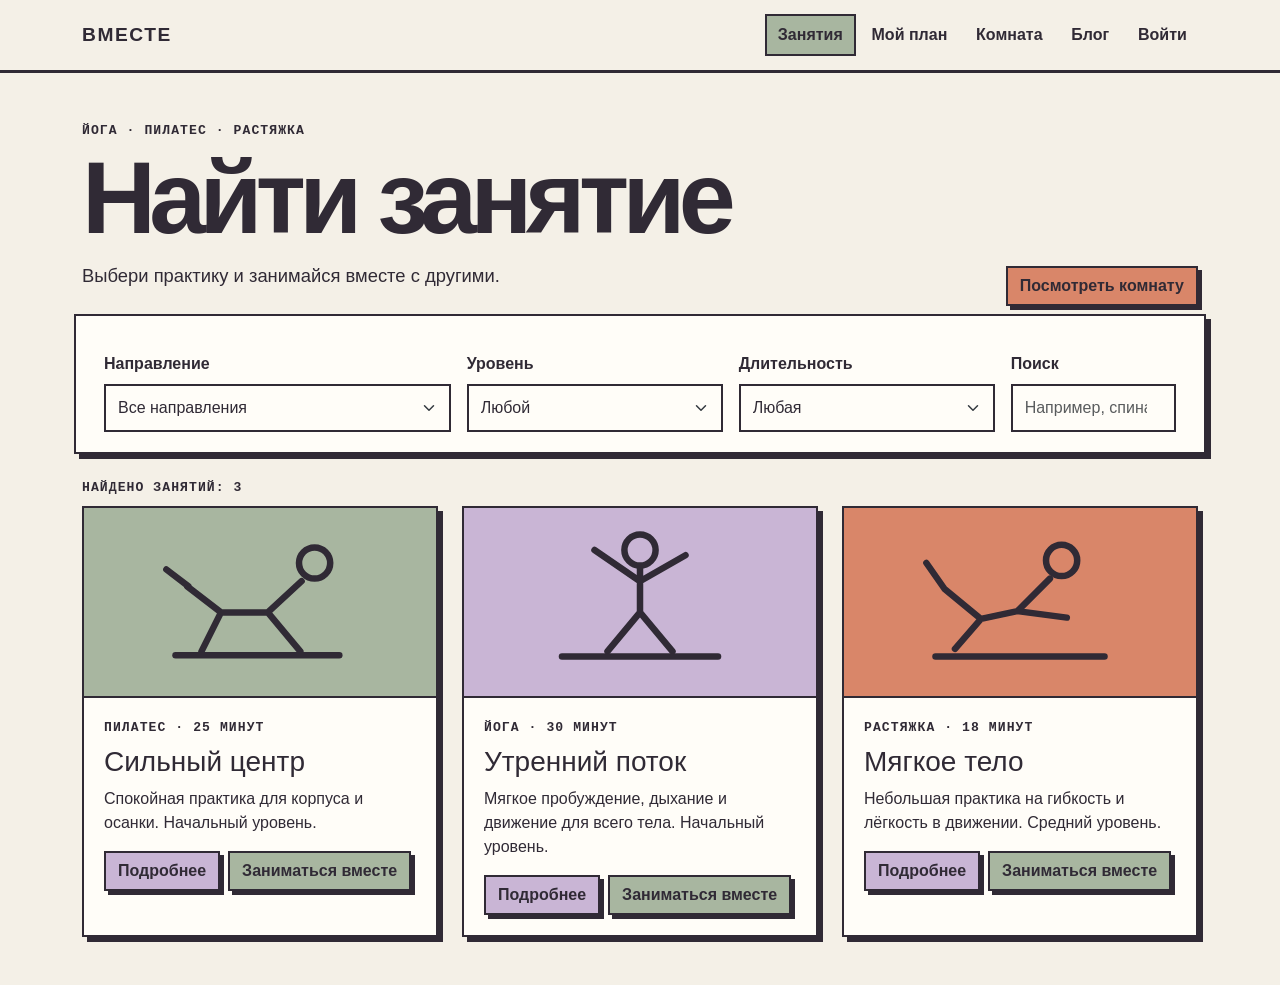
<file: labs/K3340/Губанов Егор/lr1/index.html>
<!doctype html>
<html lang="ru">
<head>
  <meta charset="utf-8">
  <meta name="viewport" content="width=device-width, initial-scale=1">
  <title>Занятия — Вместе</title>
  <link
          href="https://cdn.jsdelivr.net/npm/bootstrap@5.3.8/dist/css/bootstrap.min.css"
          rel="stylesheet"
  >
  <link rel="stylesheet" href="css/style.css">
</head>
<body>
<header class="site-header">
  <div class="container-xl py-3 d-flex flex-wrap align-items-center justify-content-between gap-3">
    <a class="brand" href="index.html">ВМЕСТЕ</a>
    <nav class="site-nav" aria-label="Основная навигация">
      <a class="active" aria-current="page" href="index.html">Занятия</a>
      <a href="profile.html">Мой план</a>
      <a href="session.html">Комната</a>
      <a href="blog.html">Блог</a>
      <a href="login.html">Войти</a>
    </nav>
  </div>
</header>

<main class="container-xl py-5">
  <p class="eyebrow">Йога · Пилатес · Растяжка</p>

  <div class="d-flex flex-wrap align-items-end justify-content-between gap-3 mb-4">
    <div>
      <h1 class="display-title">Найти занятие</h1>
      <p class="lead-copy">
        Выбери практику и занимайся вместе с другими.
      </p>
    </div>
    <a class="btn btn-brutal btn-clay" href="session.html">
      Посмотреть комнату
    </a>
  </div>

  <form class="filter-panel row g-3 align-items-end mb-4" id="filters">
    <div class="col-12 col-md-4">
      <label class="form-label" for="typeFilter">Направление</label>
      <select class="form-select" id="typeFilter">
        <option value="all">Все направления</option>
        <option value="pilates">Пилатес</option>
        <option value="yoga">Йога</option>
        <option value="stretch">Растяжка</option>
      </select>
    </div>

    <div class="col-12 col-md-3">
      <label class="form-label" for="levelFilter">Уровень</label>
      <select class="form-select" id="levelFilter">
        <option value="all">Любой</option>
        <option value="beginner">Начальный</option>
        <option value="middle">Средний</option>
      </select>
    </div>

    <div class="col-12 col-md-3">
      <label class="form-label" for="durationFilter">Длительность</label>
      <select class="form-select" id="durationFilter">
        <option value="all">Любая</option>
        <option value="20">До 20 минут</option>
        <option value="30">До 30 минут</option>
      </select>
    </div>

    <div class="col-12 col-md-2">
      <label class="form-label" for="searchFilter">Поиск</label>
      <input
              class="form-control"
              id="searchFilter"
              type="search"
              placeholder="Например, спина"
      >
    </div>
  </form>

  <p id="resultsCount" class="eyebrow" aria-live="polite"></p>

  <section class="row g-4" id="trainingList" aria-label="Список занятий">
    <div
            class="col-12 col-md-6 col-xl-4 training-item"
            data-type="pilates"
            data-level="beginner"
            data-minutes="25"
    >
      <article class="brutal-card h-100">
        <div class="pose-art sage-bg" aria-hidden="true">
          <svg viewBox="0 0 200 120" class="pose-svg">
            <circle cx="142" cy="30" r="12"/>
            <path d="M132 44 106 68 70 68 44 48M106 68l25 30M70 68l-15 30M45 48 28 35"/>
            <path d="M35 101h126"/>
          </svg>
        </div>

        <div class="card-body">
          <p class="eyebrow">Пилатес · 25 минут</p>
          <h2 class="h3">Сильный центр</h2>
          <p>
            Спокойная практика для корпуса и осанки.
            Начальный уровень.
          </p>

          <div class="d-flex gap-2 flex-wrap">
            <a
                    class="btn btn-brutal btn-lilac"
                    href="training.html?id=pilates"
            >
              Подробнее
            </a>
            <a
                    class="btn btn-brutal btn-sage"
                    href="session.html?id=pilates"
            >
              Заниматься вместе
            </a>
          </div>
        </div>
      </article>
    </div>

    <div
            class="col-12 col-md-6 col-xl-4 training-item"
            data-type="yoga"
            data-level="beginner"
            data-minutes="30"
    >
      <article class="brutal-card h-100">
        <div class="pose-art lilac-bg" aria-hidden="true">
          <svg viewBox="0 0 200 120" class="pose-svg">
            <circle cx="100" cy="20" r="12"/>
            <path d="M100 34v34M100 44 65 20M100 44l35-20M100 68 75 98M100 68l25 30"/>
            <path d="M40 102h120"/>
          </svg>
        </div>

        <div class="card-body">
          <p class="eyebrow">Йога · 30 минут</p>
          <h2 class="h3">Утренний поток</h2>
          <p>
            Мягкое пробуждение, дыхание и движение для всего тела.
            Начальный уровень.
          </p>

          <div class="d-flex gap-2 flex-wrap">
            <a
                    class="btn btn-brutal btn-lilac"
                    href="training.html?id=yoga"
            >
              Подробнее
            </a>
            <a
                    class="btn btn-brutal btn-sage"
                    href="session.html?id=yoga"
            >
              Заниматься вместе
            </a>
          </div>
        </div>
      </article>
    </div>

    <div
            class="col-12 col-md-6 col-xl-4 training-item"
            data-type="stretch"
            data-level="middle"
            data-minutes="18"
    >
      <article class="brutal-card h-100">
        <div class="pose-art clay-bg" aria-hidden="true">
          <svg viewBox="0 0 200 120" class="pose-svg">
            <circle cx="132" cy="28" r="12"/>
            <path d="M123 42 98 67 70 73 42 50M98 67l38 5M70 73l-20 23M42 50 28 30"/>
            <path d="M35 102h130"/>
          </svg>
        </div>

        <div class="card-body">
          <p class="eyebrow">Растяжка · 18 минут</p>
          <h2 class="h3">Мягкое тело</h2>
          <p>
            Небольшая практика на гибкость и лёгкость в движении.
            Средний уровень.
          </p>

          <div class="d-flex gap-2 flex-wrap">
            <a
                    class="btn btn-brutal btn-lilac"
                    href="training.html?id=stretch"
            >
              Подробнее
            </a>
            <a
                    class="btn btn-brutal btn-sage"
                    href="session.html?id=stretch"
            >
              Заниматься вместе
            </a>
          </div>
        </div>
      </article>
    </div>
  </section>

  <p id="emptyResults" class="empty-state mt-4" hidden>
    Таких занятий пока нет. Попробуй изменить фильтры.
  </p>
</main>

<script src="https://cdn.jsdelivr.net/npm/bootstrap@5.3.8/dist/js/bootstrap.bundle.min.js"></script>
<script src="js/main.js" defer></script>
</body>
</html>
</file>
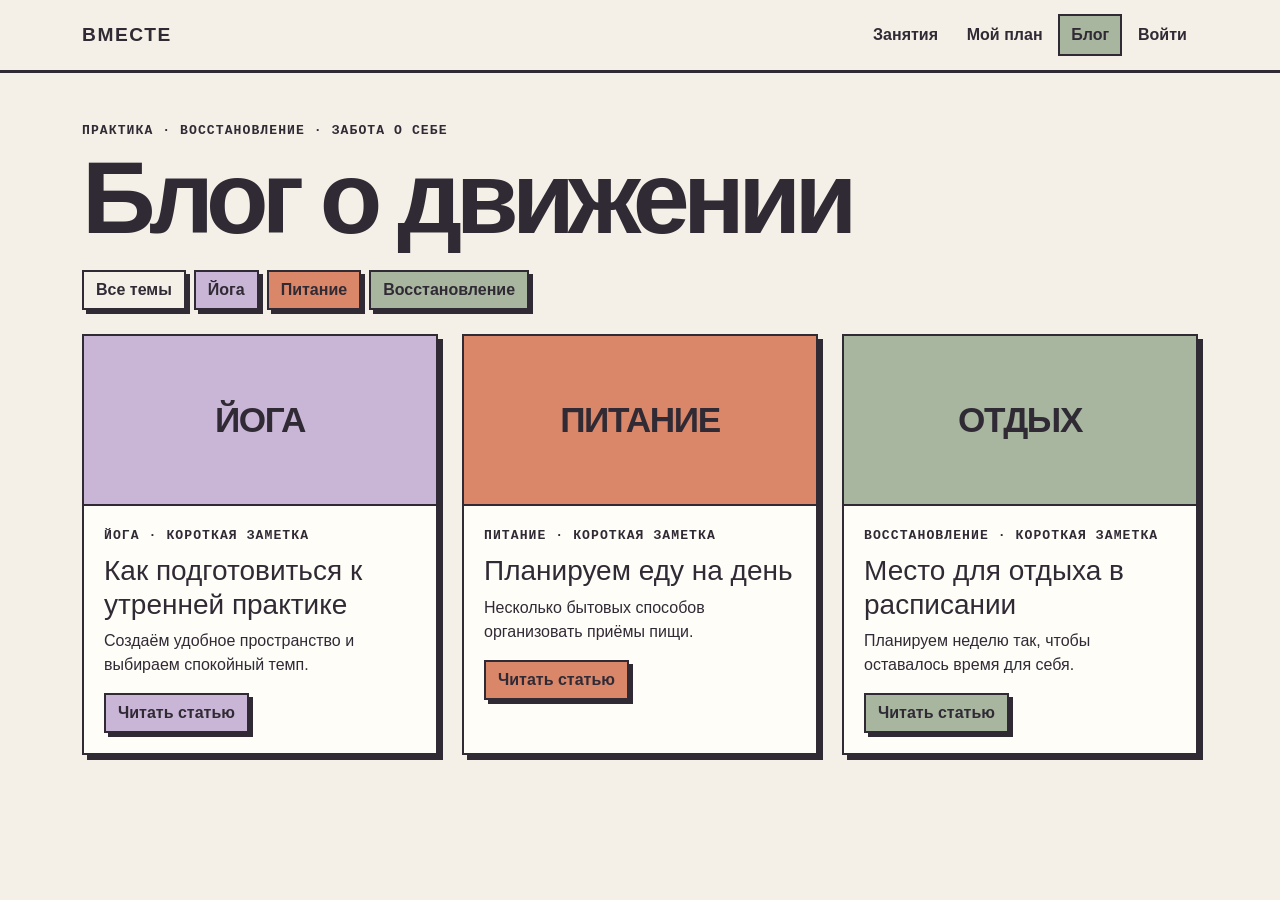
<file: labs/K3340/Губанов Егор/lr1/blog.html>
<!doctype html>
<html lang="ru">
<head>
  <meta charset="utf-8">
  <meta name="viewport" content="width=device-width, initial-scale=1">
  <title>Блог — Вместе</title>
  <link
          href="https://cdn.jsdelivr.net/npm/bootstrap@5.3.8/dist/css/bootstrap.min.css"
          rel="stylesheet"
  >
  <link rel="stylesheet" href="css/style.css">
</head>
<body>
<header class="site-header">
  <div class="container-xl py-3 d-flex flex-wrap align-items-center justify-content-between gap-3">
    <a class="brand" href="index.html">ВМЕСТЕ</a>
    <nav class="site-nav" aria-label="Основная навигация">
      <a href="index.html">Занятия</a>
      <a href="profile.html">Мой план</a>
      <a class="active" aria-current="page" href="blog.html">Блог</a>
      <a href="login.html">Войти</a>
    </nav>
  </div>
</header>

<main class="container-xl py-5">
  <p class="eyebrow">Практика · восстановление · забота о себе</p>
  <h1 class="display-title mb-4">Блог о движении</h1>

  <div class="d-flex flex-wrap gap-2 mb-4" role="group" aria-label="Темы статей">
    <button
            class="btn btn-brutal btn-sage blog-filter active"
            type="button"
            data-category="all"
            aria-pressed="true"
    >
      Все темы
    </button>
    <button
            class="btn btn-brutal btn-lilac blog-filter"
            type="button"
            data-category="yoga"
            aria-pressed="false"
    >
      Йога
    </button>
    <button
            class="btn btn-brutal btn-clay blog-filter"
            type="button"
            data-category="food"
            aria-pressed="false"
    >
      Питание
    </button>
    <button
            class="btn btn-brutal btn-sage blog-filter"
            type="button"
            data-category="recovery"
            aria-pressed="false"
    >
      Восстановление
    </button>
  </div>

  <section class="row g-4" id="articleList" aria-label="Список статей">
    <div class="col-12 col-md-6 col-xl-4 article-item" data-category="yoga">
      <article class="brutal-card h-100">
        <div class="article-art lilac-bg" aria-hidden="true">ЙОГА</div>
        <div class="card-body">
          <p class="eyebrow">Йога · короткая заметка</p>
          <h2 class="h3">Как подготовиться к утренней практике</h2>
          <p>Создаём удобное пространство и выбираем спокойный темп.</p>
          <button
                  class="btn btn-brutal btn-lilac"
                  type="button"
                  data-bs-toggle="modal"
                  data-bs-target="#yogaArticle"
          >
            Читать статью
          </button>
        </div>
      </article>
    </div>

    <div class="col-12 col-md-6 col-xl-4 article-item" data-category="food">
      <article class="brutal-card h-100">
        <div class="article-art clay-bg" aria-hidden="true">ПИТАНИЕ</div>
        <div class="card-body">
          <p class="eyebrow">Питание · короткая заметка</p>
          <h2 class="h3">Планируем еду на день</h2>
          <p>Несколько бытовых способов организовать приёмы пищи.</p>
          <button
                  class="btn btn-brutal btn-clay"
                  type="button"
                  data-bs-toggle="modal"
                  data-bs-target="#foodArticle"
          >
            Читать статью
          </button>
        </div>
      </article>
    </div>

    <div class="col-12 col-md-6 col-xl-4 article-item" data-category="recovery">
      <article class="brutal-card h-100">
        <div class="article-art sage-bg" aria-hidden="true">ОТДЫХ</div>
        <div class="card-body">
          <p class="eyebrow">Восстановление · короткая заметка</p>
          <h2 class="h3">Место для отдыха в расписании</h2>
          <p>Планируем неделю так, чтобы оставалось время для себя.</p>
          <button
                  class="btn btn-brutal btn-sage"
                  type="button"
                  data-bs-toggle="modal"
                  data-bs-target="#recoveryArticle"
          >
            Читать статью
          </button>
        </div>
      </article>
    </div>
  </section>
</main>

<div
        class="modal fade"
        id="yogaArticle"
        tabindex="-1"
        aria-labelledby="yogaArticleTitle"
        aria-hidden="true"
>
  <div class="modal-dialog modal-lg modal-dialog-centered modal-dialog-scrollable">
    <div class="modal-content brutal-card rounded-0">
      <div class="modal-header lilac-bg">
        <h2 class="modal-title fs-4" id="yogaArticleTitle">
          Как подготовиться к утренней практике
        </h2>
        <button
                class="btn-close"
                type="button"
                data-bs-dismiss="modal"
                aria-label="Закрыть статью"
        ></button>
      </div>

      <div class="modal-body p-4">
        <p class="eyebrow">Йога · Вместе</p>
        <p>
          Утренняя практика начинается с удобной обстановки.
          Заранее выбери место, где хватит пространства для движения
          и тебя не будут отвлекать.
        </p>

        <h3 class="h5">Подготовь пространство</h3>
        <p>
          Разложи коврик и убери предметы вокруг него.
          Телефон можно поставить так, чтобы было удобно видеть
          план занятия или экран совместной комнаты.
        </p>

        <h3 class="h5">Выбери подходящее занятие</h3>
        <p>
          В каталоге можно указать уровень и продолжительность.
          Выбирай занятие с учётом того, сколько времени у тебя есть
          и какие движения тебе уже знакомы.
        </p>

        <h3 class="h5">Договорись с компанией</h3>
        <p>
          Если занимаешься вместе с друзьями, заранее согласуйте
          время начала и выбранный план. После практики можно
          поделиться впечатлениями и выбрать следующую встречу.
        </p>
      </div>

      <div class="modal-footer">
        <button
                class="btn btn-brutal btn-lilac"
                type="button"
                data-bs-dismiss="modal"
        >
          Закрыть
        </button>
      </div>
    </div>
  </div>
</div>

<div
        class="modal fade"
        id="foodArticle"
        tabindex="-1"
        aria-labelledby="foodArticleTitle"
        aria-hidden="true"
>
  <div class="modal-dialog modal-lg modal-dialog-centered modal-dialog-scrollable">
    <div class="modal-content brutal-card rounded-0">
      <div class="modal-header clay-bg">
        <h2 class="modal-title fs-4" id="foodArticleTitle">
          Планируем еду на день
        </h2>
        <button
                class="btn-close"
                type="button"
                data-bs-dismiss="modal"
                aria-label="Закрыть статью"
        ></button>
      </div>

      <div class="modal-body p-4">
        <p class="eyebrow">Питание · Вместе</p>
        <p>
          В насыщенный день бывает трудно найти время на готовку.
          Небольшой план помогает заранее понять, какие продукты
          понадобятся и когда будет удобно поесть.
        </p>

        <h3 class="h5">Посмотри на расписание</h3>
        <p>
          Определи, какие приёмы пищи будут дома, а какие —
          на учёбе или работе. Подумай, что удобно взять с собой
          и есть ли там место для хранения еды.
        </p>

        <h3 class="h5">Составь список покупок</h3>
        <p>
          Запиши продукты для блюд, которые тебе нравятся.
          Перед покупкой проверь, что уже есть дома:
          так проще избежать повторных покупок.
        </p>

        <h3 class="h5">Подготовь удобные заготовки</h3>
        <p>
          Можно заранее вымыть овощи, подготовить контейнеры
          и выбрать несколько простых рецептов.
          Ориентируйся на свои предпочтения и доступное время.
        </p>
      </div>

      <div class="modal-footer">
        <button
                class="btn btn-brutal btn-clay"
                type="button"
                data-bs-dismiss="modal"
        >
          Закрыть
        </button>
      </div>
    </div>
  </div>
</div>

<div
        class="modal fade"
        id="recoveryArticle"
        tabindex="-1"
        aria-labelledby="recoveryArticleTitle"
        aria-hidden="true"
>
  <div class="modal-dialog modal-lg modal-dialog-centered modal-dialog-scrollable">
    <div class="modal-content brutal-card rounded-0">
      <div class="modal-header sage-bg">
        <h2 class="modal-title fs-4" id="recoveryArticleTitle">
          Место для отдыха в расписании
        </h2>
        <button
                class="btn-close"
                type="button"
                data-bs-dismiss="modal"
                aria-label="Закрыть статью"
        ></button>
      </div>

      <div class="modal-body p-4">
        <p class="eyebrow">Восстановление · Вместе</p>
        <p>
          Помимо занятий, в расписании полезно оставлять свободное
          время. Его можно посвятить спокойному вечеру,
          любимому увлечению или встрече с близкими.
        </p>

        <h3 class="h5">Посмотри на неделю целиком</h3>
        <p>
          Запиши учёбу, работу, поездки и запланированные занятия.
          Так будет проще увидеть загруженные дни и выбрать
          удобное время для практики.
        </p>

        <h3 class="h5">Оставь свободные промежутки</h3>
        <p>
          Необязательно заполнять каждое окно в календаре.
          Свободный вечер позволит спокойно изменить планы,
          если день оказался насыщеннее, чем ожидалось.
        </p>

        <h3 class="h5">Сохраняй заметки о занятиях</h3>
        <p>
          После тренировки можно записать впечатления:
          понравился ли формат, подошло ли время и хочется ли
          повторить занятие. Эти заметки помогут выбирать
          следующие встречи.
        </p>
      </div>

      <div class="modal-footer">
        <button
                class="btn btn-brutal btn-sage"
                type="button"
                data-bs-dismiss="modal"
        >
          Закрыть
        </button>
      </div>
    </div>
  </div>
</div>

<script src="https://cdn.jsdelivr.net/npm/bootstrap@5.3.8/dist/js/bootstrap.bundle.min.js"></script>
<script src="js/main.js" defer></script>
</body>
</html>
</file>
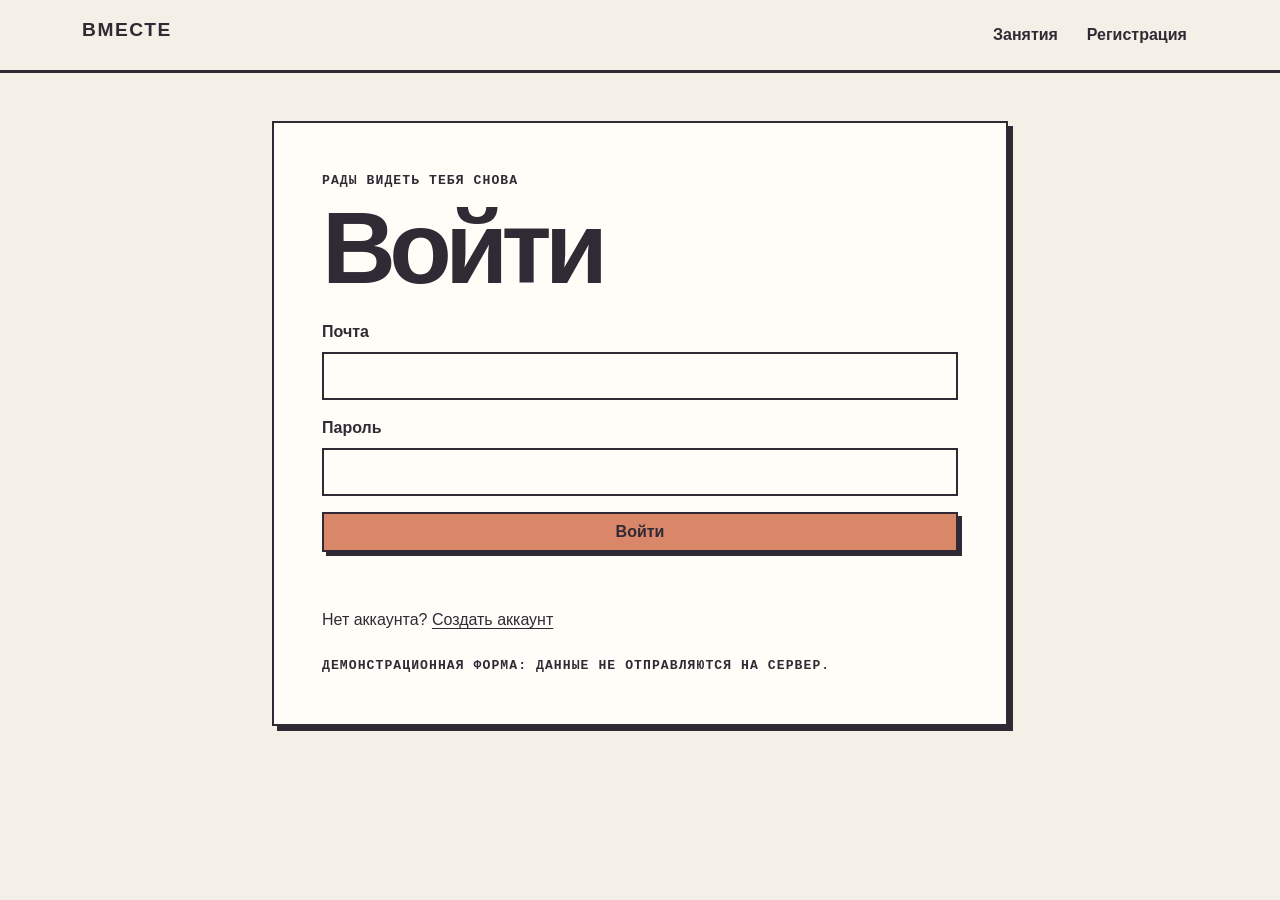
<file: labs/K3340/Губанов Егор/lr1/login.html>
<!doctype html>
<html lang="ru">
<head>
  <meta charset="utf-8">
  <meta name="viewport" content="width=device-width, initial-scale=1">
  <title>Вход — Вместе</title>
  <link href="https://cdn.jsdelivr.net/npm/bootstrap@5.3.8/dist/css/bootstrap.min.css"
        rel="stylesheet">
  <link rel="stylesheet" href="css/style.css">
</head>
<body>
<header class="site-header">
  <div class="container-xl py-3 d-flex justify-content-between gap-3">
    <a class="brand" href="index.html">ВМЕСТЕ</a>
    <nav class="site-nav" aria-label="Основная навигация">
      <a href="index.html">Занятия</a><a href="register.html">Регистрация</a>
    </nav>
  </div>
</header>

<main class="container py-5 auth-wrap">
  <section class="brutal-card p-4 p-md-5">
    <p class="eyebrow">Рады видеть тебя снова</p>
    <h1 class="display-title">Войти</h1>
    <form class="needs-validation mt-4" novalidate>
      <div class="mb-3">
        <label class="form-label" for="loginEmail">Почта</label>
        <input class="form-control" id="loginEmail" type="email" required>
        <div class="invalid-feedback">Введи корректную почту.</div>
      </div>
      <div class="mb-3">
        <label class="form-label" for="loginPassword">Пароль</label>
        <input class="form-control" id="loginPassword" type="password" minlength="6" required>
        <div class="invalid-feedback">Пароль должен быть не короче 6 символов.</div>
      </div>
      <button class="btn btn-brutal btn-clay w-100" type="submit">Войти</button>
      <p class="form-message mt-3" aria-live="polite"></p>
    </form>
    <p class="mt-3 mb-0">Нет аккаунта? <a href="register.html">Создать аккаунт</a></p>
    <p class="eyebrow mt-4 mb-0">Демонстрационная форма: данные не отправляются на сервер.</p>
  </section>
</main>

<script src="https://cdn.jsdelivr.net/npm/bootstrap@5.3.8/dist/js/bootstrap.bundle.min.js"></script>
<script src="js/main.js" defer></script>
</body>
</html>
</file>
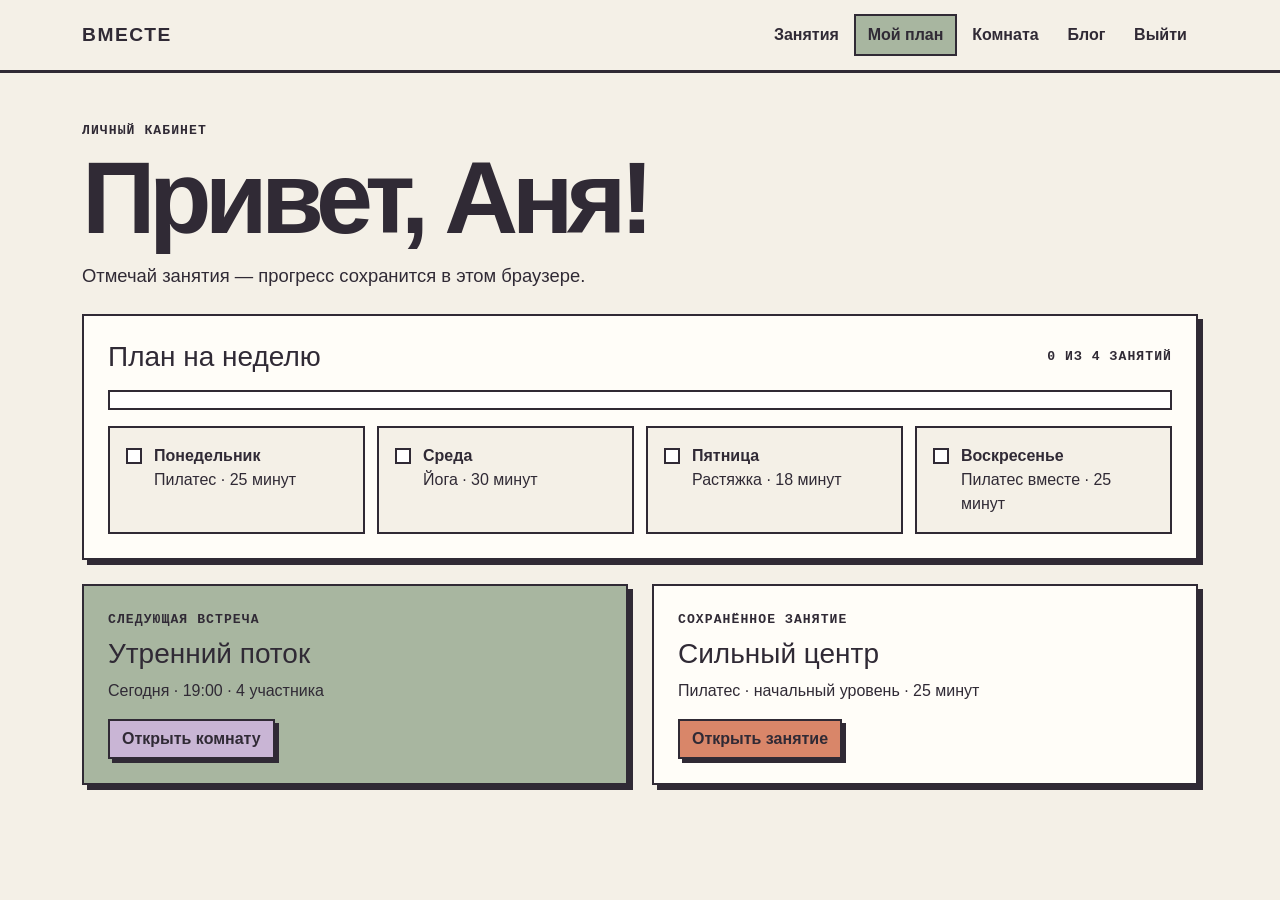
<file: labs/K3340/Губанов Егор/lr1/profile.html>
<!doctype html>
<html lang="ru">
<head>
  <meta charset="utf-8">
  <meta name="viewport" content="width=device-width, initial-scale=1">
  <title>Мой план — Вместе</title>
  <link href="https://cdn.jsdelivr.net/npm/bootstrap@5.3.8/dist/css/bootstrap.min.css"
        rel="stylesheet">
  <link rel="stylesheet" href="css/style.css">
</head>
<body>
<header class="site-header">
  <div class="container-xl py-3 d-flex flex-wrap align-items-center justify-content-between gap-3">
    <a class="brand" href="index.html">ВМЕСТЕ</a>
    <nav class="site-nav" aria-label="Основная навигация">
      <a href="index.html">Занятия</a><a class="active" href="profile.html">Мой план</a>
      <a href="session.html">Комната</a><a href="blog.html">Блог</a>
      <a href="login.html">Выйти</a>
    </nav>
  </div>
</header>

<main class="container-xl py-5">
  <p class="eyebrow">Личный кабинет</p>
  <h1 class="display-title">Привет, Аня!</h1>
  <p class="lead-copy">Отмечай занятия — прогресс сохранится в этом браузере.</p>

  <section class="brutal-card p-4 my-4">
    <div class="d-flex flex-wrap justify-content-between align-items-center gap-3">
      <h2 class="h3 mb-0">План на неделю</h2>
      <p class="eyebrow mb-0"><span id="completedCount">0</span> из 4 занятий</p>
    </div>
    <div class="progress brutal-progress my-3" role="progressbar"
         aria-label="Выполнение плана" aria-valuemin="0" aria-valuemax="100">
      <div class="progress-bar" id="planProgress" style="width:0%"></div>
    </div>

    <div class="plan-list">
      <label class="plan-row">
        <input class="form-check-input plan-check" type="checkbox" value="monday">
        <span><strong>Понедельник</strong><br>Пилатес · 25 минут</span>
      </label>
      <label class="plan-row">
        <input class="form-check-input plan-check" type="checkbox" value="wednesday">
        <span><strong>Среда</strong><br>Йога · 30 минут</span>
      </label>
      <label class="plan-row">
        <input class="form-check-input plan-check" type="checkbox" value="friday">
        <span><strong>Пятница</strong><br>Растяжка · 18 минут</span>
      </label>
      <label class="plan-row">
        <input class="form-check-input plan-check" type="checkbox" value="sunday">
        <span><strong>Воскресенье</strong><br>Пилатес вместе · 25 минут</span>
      </label>
    </div>
  </section>

  <div class="row g-4">
    <div class="col-12 col-md-6">
      <article class="brutal-card p-4 sage-bg">
        <p class="eyebrow">Следующая встреча</p>
        <h2 class="h3">Утренний поток</h2>
        <p>Сегодня · 19:00 · 4 участника</p>
        <a class="btn btn-brutal btn-lilac" href="session.html?id=yoga">Открыть комнату</a>
      </article>
    </div>
    <div class="col-12 col-md-6">
      <article class="brutal-card p-4">
        <p class="eyebrow">Сохранённое занятие</p>
        <h2 class="h3">Сильный центр</h2>
        <p>Пилатес · начальный уровень · 25 минут</p>
        <a class="btn btn-brutal btn-clay" href="training.html">Открыть занятие</a>
      </article>
    </div>
  </div>
</main>

<script src="https://cdn.jsdelivr.net/npm/bootstrap@5.3.8/dist/js/bootstrap.bundle.min.js"></script>
<script src="js/main.js" defer></script>
</body>
</html>
</file>
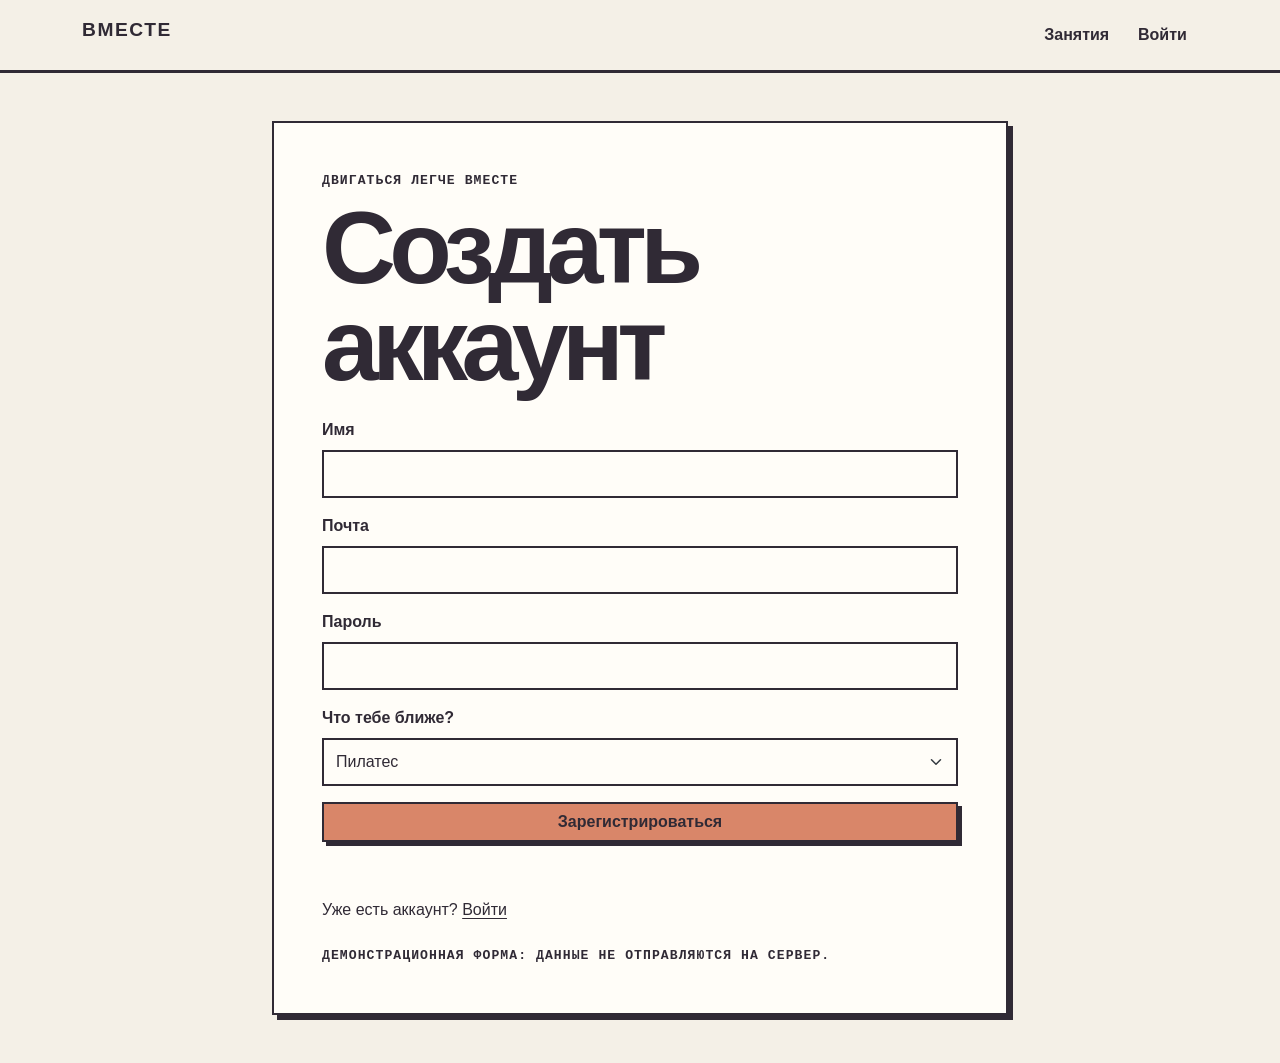
<file: labs/K3340/Губанов Егор/lr1/register.html>
<!doctype html>
<html lang="ru">
<head>
  <meta charset="utf-8">
  <meta name="viewport" content="width=device-width, initial-scale=1">
  <title>Регистрация — Вместе</title>
  <link href="https://cdn.jsdelivr.net/npm/bootstrap@5.3.8/dist/css/bootstrap.min.css"
        rel="stylesheet">
  <link rel="stylesheet" href="css/style.css">
</head>
<body>
<header class="site-header">
  <div class="container-xl py-3 d-flex justify-content-between gap-3">
    <a class="brand" href="index.html">ВМЕСТЕ</a>
    <nav class="site-nav" aria-label="Основная навигация">
      <a href="index.html">Занятия</a><a href="login.html">Войти</a>
    </nav>
  </div>
</header>

<main class="container py-5 auth-wrap">
  <section class="brutal-card p-4 p-md-5">
    <p class="eyebrow">Двигаться легче вместе</p>
    <h1 class="display-title">Создать аккаунт</h1>
    <form class="needs-validation mt-4" novalidate>
      <div class="mb-3">
        <label class="form-label" for="registerName">Имя</label>
        <input class="form-control" id="registerName" type="text" required>
        <div class="invalid-feedback">Введи имя.</div>
      </div>
      <div class="mb-3">
        <label class="form-label" for="registerEmail">Почта</label>
        <input class="form-control" id="registerEmail" type="email" required>
        <div class="invalid-feedback">Введи корректную почту.</div>
      </div>
      <div class="mb-3">
        <label class="form-label" for="registerPassword">Пароль</label>
        <input class="form-control" id="registerPassword" type="password" minlength="6" required>
        <div class="invalid-feedback">Минимум 6 символов.</div>
      </div>
      <div class="mb-3">
        <label class="form-label" for="goal">Что тебе ближе?</label>
        <select class="form-select" id="goal">
          <option>Пилатес</option><option>Йога</option><option>Растяжка</option>
        </select>
      </div>
      <button class="btn btn-brutal btn-clay w-100" type="submit">
        Зарегистрироваться
      </button>
      <p class="form-message mt-3" aria-live="polite"></p>
    </form>
    <p class="mt-3 mb-0">Уже есть аккаунт? <a href="login.html">Войти</a></p>
    <p class="eyebrow mt-4 mb-0">Демонстрационная форма: данные не отправляются на сервер.</p>
  </section>
</main>

<script src="https://cdn.jsdelivr.net/npm/bootstrap@5.3.8/dist/js/bootstrap.bundle.min.js"></script>
<script src="js/main.js" defer></script>
</body>
</html>
</file>
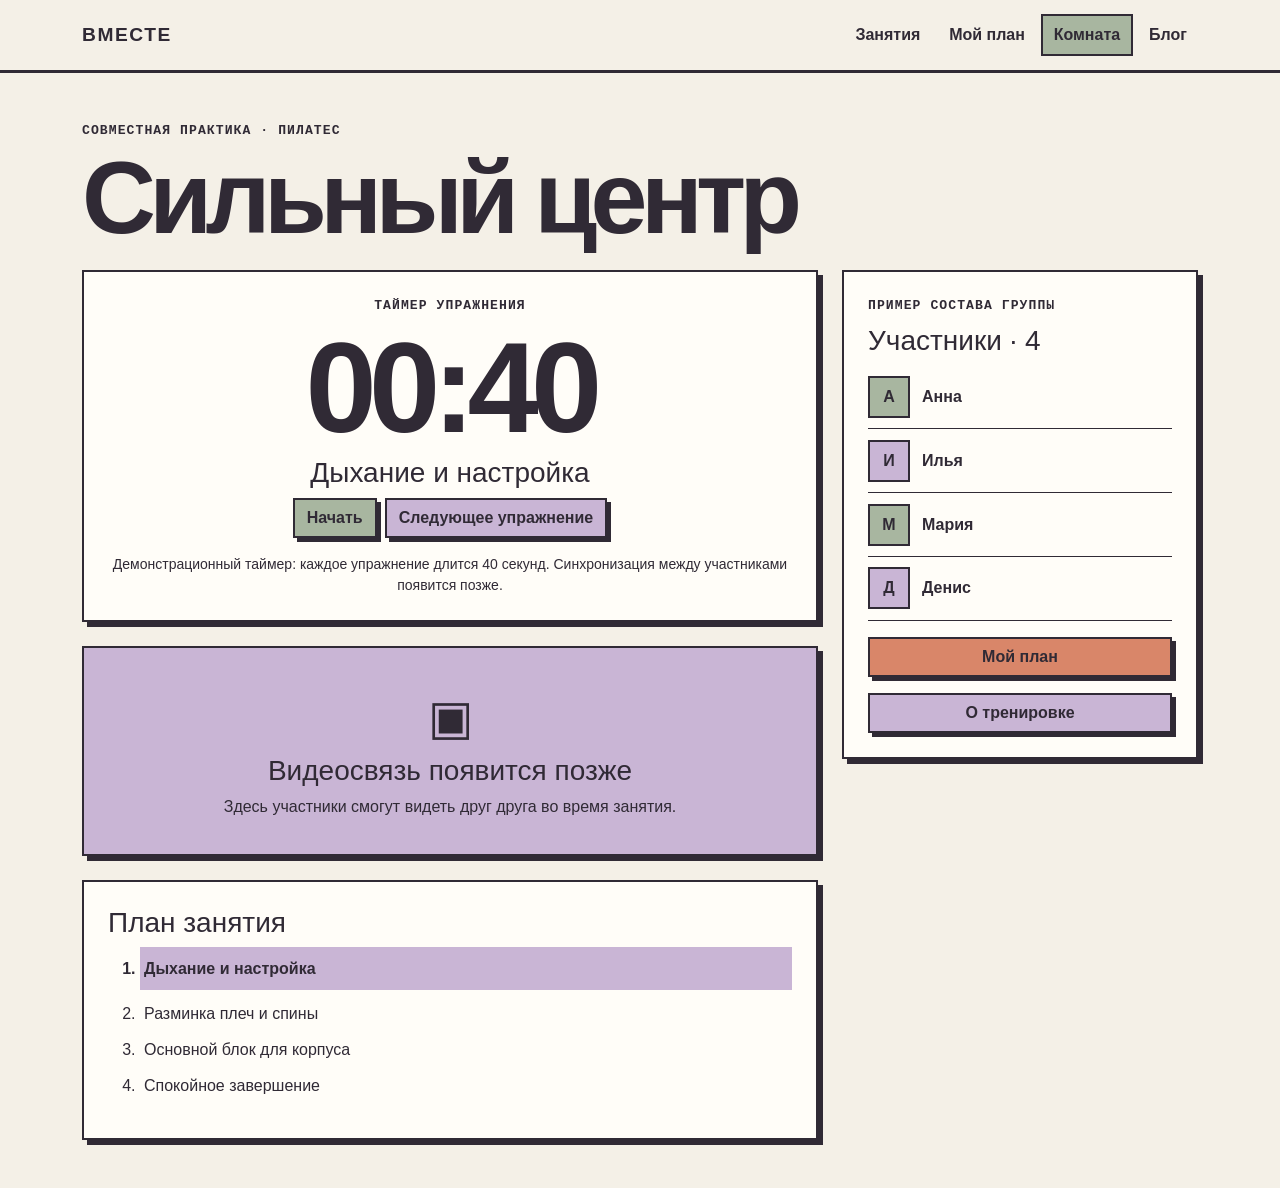
<file: labs/K3340/Губанов Егор/lr1/session.html>
<!doctype html>
<html lang="ru">
<head>
  <meta charset="utf-8">
  <meta name="viewport" content="width=device-width, initial-scale=1">
  <title>Комната занятия — Вместе</title>
  <link
          href="https://cdn.jsdelivr.net/npm/bootstrap@5.3.8/dist/css/bootstrap.min.css"
          rel="stylesheet"
  >
  <link rel="stylesheet" href="css/style.css">
</head>
<body>
<header class="site-header">
  <div class="container-xl py-3 d-flex flex-wrap align-items-center justify-content-between gap-3">
    <a class="brand" href="index.html">ВМЕСТЕ</a>
    <nav class="site-nav" aria-label="Основная навигация">
      <a href="index.html">Занятия</a>
      <a href="profile.html">Мой план</a>
      <a class="active" aria-current="page" href="session.html">Комната</a>
      <a href="blog.html">Блог</a>
    </nav>
  </div>
</header>

<main class="container-xl py-5">
  <p class="eyebrow" id="sessionMeta">
    Совместная практика · Пилатес
  </p>

  <h1 class="display-title mb-4" id="sessionTitle">
    Сильный центр
  </h1>

  <div class="row g-4">
    <section class="col-12 col-lg-8" aria-label="Управление занятием">
      <div class="brutal-card p-4 mb-4 text-center">
        <p class="eyebrow">Таймер упражнения</p>

        <div
                class="timer-display"
                id="timer"
                role="timer"
                aria-label="Оставшееся время"
        >
          00:40
        </div>

        <p id="currentMove" class="h3" aria-live="polite">
          Дыхание и настройка
        </p>

        <div class="d-flex justify-content-center gap-2 flex-wrap">
          <button
                  class="btn btn-brutal btn-sage"
                  id="timerToggle"
                  type="button"
          >
            Начать
          </button>
          <button
                  class="btn btn-brutal btn-lilac"
                  id="nextMove"
                  type="button"
          >
            Следующее упражнение
          </button>
        </div>

        <p class="small mt-3 mb-0">
          Демонстрационный таймер: каждое упражнение длится 40 секунд.
          Синхронизация между участниками появится позже.
        </p>
      </div>

      <div class="future-video p-4 mb-4">
        <div class="camera-icon" aria-hidden="true">▣</div>
        <h2 class="h3">Видеосвязь появится позже</h2>
        <p class="mb-0">
          Здесь участники смогут видеть друг друга во время занятия.
        </p>
      </div>

      <section class="brutal-card p-4">
        <h2 class="h3">План занятия</h2>
        <ol id="sessionSteps" class="instruction-list">
          <li class="current-step">Дыхание и настройка</li>
          <li>Разминка плеч и спины</li>
          <li>Основной блок для корпуса</li>
          <li>Спокойное завершение</li>
        </ol>
      </section>
    </section>

    <aside class="col-12 col-lg-4">
      <section class="brutal-card p-4">
        <p class="eyebrow">Пример состава группы</p>
        <h2 class="h3">Участники · 4</h2>

        <ul class="participant-list">
          <li><span class="avatar" aria-hidden="true">А</span> Анна</li>
          <li><span class="avatar" aria-hidden="true">И</span> Илья</li>
          <li><span class="avatar" aria-hidden="true">М</span> Мария</li>
          <li><span class="avatar" aria-hidden="true">Д</span> Денис</li>
        </ul>

        <a class="btn btn-brutal btn-clay w-100 mt-3" href="profile.html">
          Мой план
        </a>

        <a
                class="btn btn-brutal btn-lilac w-100 mt-3"
                id="sessionDetails"
                href="training.html?id=pilates"
        >
          О тренировке
        </a>
      </section>
    </aside>
  </div>
</main>

<script src="https://cdn.jsdelivr.net/npm/bootstrap@5.3.8/dist/js/bootstrap.bundle.min.js"></script>
<script src="js/main.js" defer></script>
</body>
</html>
</file>
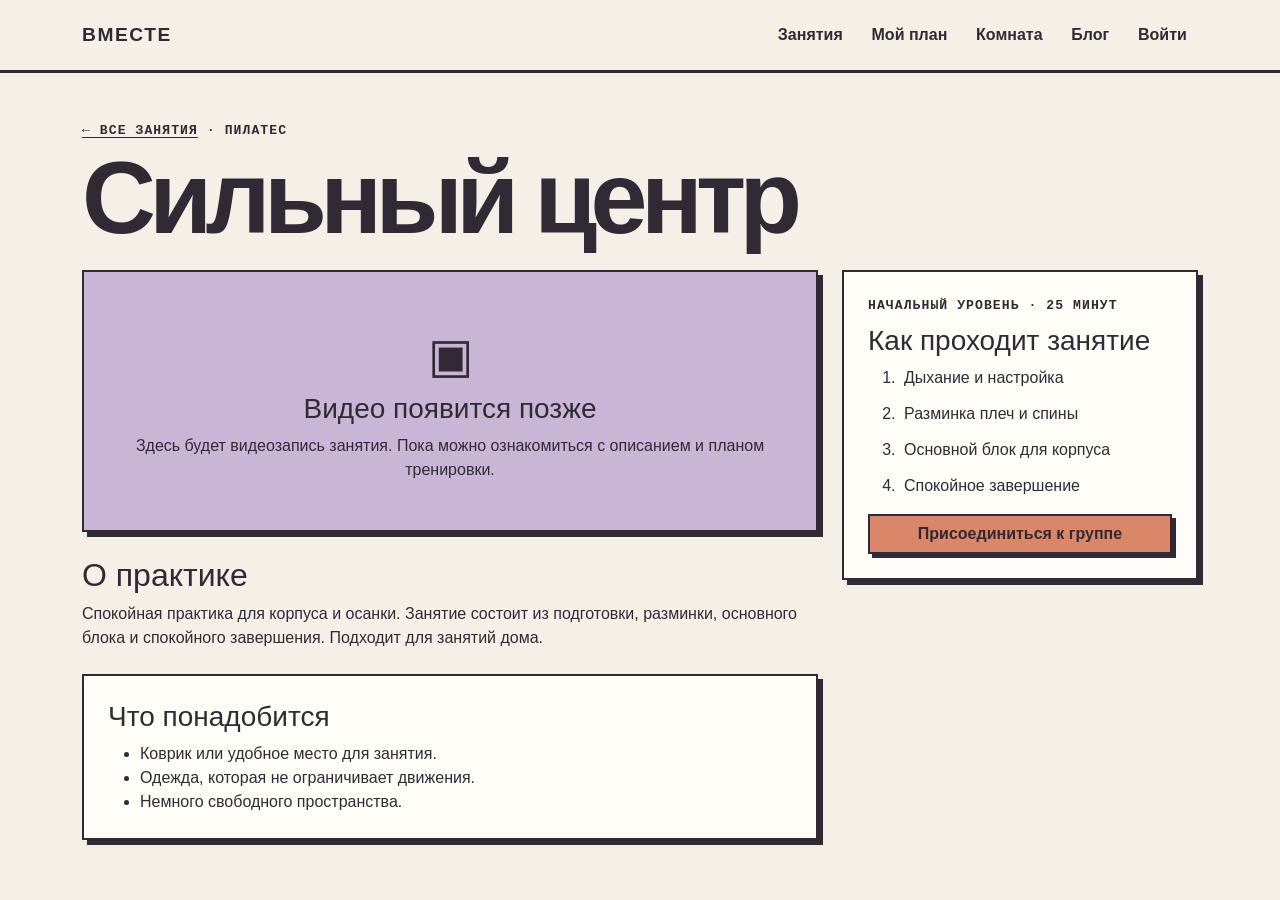
<file: labs/K3340/Губанов Егор/lr1/training.html>
<!doctype html>
<html lang="ru">
<head>
  <meta charset="utf-8">
  <meta name="viewport" content="width=device-width, initial-scale=1">
  <title>Сильный центр — Вместе</title>
  <link
          href="https://cdn.jsdelivr.net/npm/bootstrap@5.3.8/dist/css/bootstrap.min.css"
          rel="stylesheet"
  >
  <link rel="stylesheet" href="css/style.css">
</head>
<body>
<header class="site-header">
  <div class="container-xl py-3 d-flex flex-wrap align-items-center justify-content-between gap-3">
    <a class="brand" href="index.html">ВМЕСТЕ</a>
    <nav class="site-nav" aria-label="Основная навигация">
      <a href="index.html">Занятия</a>
      <a href="profile.html">Мой план</a>
      <a href="session.html">Комната</a>
      <a href="blog.html">Блог</a>
      <a href="login.html">Войти</a>
    </nav>
  </div>
</header>

<main class="container-xl py-5">
  <p class="eyebrow">
    <a href="index.html">← Все занятия</a>
    · <span id="trainingType">Пилатес</span>
  </p>

  <h1 class="display-title mb-4" id="trainingTitle">
    Сильный центр
  </h1>

  <div class="row g-4">
    <div class="col-12 col-lg-8">
      <section class="future-video p-4 p-md-5">
        <div class="camera-icon" aria-hidden="true">▣</div>
        <h2 class="h3">Видео появится позже</h2>
        <p class="mb-0">
          Здесь будет видеозапись занятия.
          Пока можно ознакомиться с описанием и планом тренировки.
        </p>
      </section>

      <section class="mt-4">
        <h2>О практике</h2>
        <p id="trainingDescription">
          Спокойная практика для корпуса и осанки.
          Подходит для занятий дома.
        </p>
      </section>

      <section class="brutal-card p-4 mt-4">
        <h2 class="h3">Что понадобится</h2>
        <ul class="mb-0">
          <li>Коврик или удобное место для занятия.</li>
          <li>Одежда, которая не ограничивает движения.</li>
          <li>Немного свободного пространства.</li>
        </ul>
      </section>
    </div>

    <aside class="col-12 col-lg-4">
      <section class="brutal-card p-4">
        <p class="eyebrow" id="trainingMeta">
          Начальный уровень · 25 минут
        </p>

        <h2 class="h3">Как проходит занятие</h2>

        <ol class="instruction-list" id="trainingInstructions">
          <li>Дыхание и настройка.</li>
          <li>Разминка плеч и спины.</li>
          <li>Основной блок для корпуса.</li>
          <li>Спокойное завершение.</li>
        </ol>

        <a
                class="btn btn-brutal btn-clay w-100"
                id="trainingJoin"
                href="session.html?id=pilates"
        >
          Присоединиться к группе
        </a>
      </section>
    </aside>
  </div>
</main>

<script src="https://cdn.jsdelivr.net/npm/bootstrap@5.3.8/dist/js/bootstrap.bundle.min.js"></script>
<script src="js/main.js" defer></script>
</body>
</html>
</file>
<file: labs/K3340/Губанов Егор/lr1/css/style.css>
:root {
    --paper: #f4f0e7;
    --ink: #302a35;
    --sage: #a8b6a0;
    --lilac: #c9b5d5;
    --clay: #d98669;
    --line: 2px solid var(--ink);
    --hard-shadow: 5px 5px 0 var(--ink);
}

* {
    box-sizing: border-box;
}

body {
    margin: 0;
    background: var(--paper);
    color: var(--ink);
    font-family: Arial, Helvetica, sans-serif;
    line-height: 1.5;
}

a {
    color: var(--ink);
    text-underline-offset: 3px;
}

a:hover {
    color: #695a70;
}

.site-header {
    border-bottom: 3px solid var(--ink);
    background: var(--paper);
}

.brand {
    color: var(--ink);
    font-size: 1.2rem;
    font-weight: 900;
    letter-spacing: .08em;
    text-decoration: none;
}

.site-nav {
    display: flex;
    flex-wrap: wrap;
    gap: .4rem;
}

.site-nav a {
    padding: .45rem .7rem;
    color: var(--ink);
    font-weight: 700;
    text-decoration: none;
}

.site-nav a:hover,
.site-nav a.active {
    background: var(--sage);
    outline: var(--line);
}

.display-title {
    max-width: 1000px;
    margin: 0;
    font-size: clamp(2.7rem, 8vw, 6.8rem);
    font-weight: 900;
    line-height: .95;
    letter-spacing: -.065em;
}

.lead-copy {
    max-width: 660px;
    margin-top: 1rem;
    font-size: 1.15rem;
}

.eyebrow {
    margin-bottom: .5rem;
    font-family: "Courier New", monospace;
    font-size: .82rem;
    font-weight: 700;
    letter-spacing: .08em;
    text-transform: uppercase;
}

.brutal-card,
.filter-panel,
.future-video {
    border: var(--line);
    background: #fffdf8;
    box-shadow: var(--hard-shadow);
}

.brutal-card .card-body {
    padding: 1.25rem;
}

.filter-panel {
    padding: 1.25rem;
}

.form-control,
.form-select,
.btn,
.progress,
.card {
    border-radius: 0 !important;
}

.form-control,
.form-select {
    min-height: 48px;
    border: var(--line);
    color: var(--ink);
    background-color: #fffdf8;
}

.form-control:focus,
.form-select:focus {
    border-color: var(--ink);
    box-shadow: 3px 3px 0 var(--lilac);
}

.form-label {
    font-weight: 800;
}

.btn-brutal {
    border: var(--line);
    border-radius: 0;
    box-shadow: 4px 4px 0 var(--ink);
    color: var(--ink);
    font-weight: 800;
    transition: transform .12s ease, box-shadow .12s ease;
}

.btn-brutal:hover {
    border-color: var(--ink);
    color: var(--ink);
    transform: translate(2px, 2px);
    box-shadow: 2px 2px 0 var(--ink);
}

.btn-sage,
.sage-bg {
    background: var(--sage);
}

.btn-lilac,
.lilac-bg {
    background: var(--lilac);
}

.btn-clay,
.clay-bg {
    background: var(--clay);
}

.pose-art {
    display: grid;
    min-height: 190px;
    place-items: center;
    border-bottom: var(--line);
}

.pose-svg {
    width: min(78%, 260px);
    height: auto;
    fill: none;
    stroke: var(--ink);
    stroke-width: 5;
    stroke-linecap: round;
    stroke-linejoin: round;
}

.training-item[hidden],
.article-item[hidden] {
    display: none !important;
}

.empty-state {
    border: var(--line);
    padding: 1rem;
    background: var(--lilac);
    font-weight: 700;
}

.video-frame {
    overflow: hidden;
    border: var(--line);
    box-shadow: var(--hard-shadow);
    background: var(--ink);
}

.video-frame video {
    display: block;
    width: 100%;
    max-height: 560px;
    background: var(--ink);
}

.instruction-list li {
    margin-bottom: .75rem;
    padding-left: .25rem;
}

.timer-display {
    margin: .25rem 0;
    font-size: clamp(4rem, 12vw, 8rem);
    font-weight: 900;
    line-height: 1;
    letter-spacing: -.06em;
}

.current-step {
    padding: .6rem;
    background: var(--lilac);
    font-weight: 800;
}

.future-video {
    display: grid;
    min-height: 210px;
    place-content: center;
    text-align: center;
    background: var(--lilac);
}

.camera-icon {
    font-size: 3rem;
}

.participant-list {
    margin: 0;
    padding: 0;
    list-style: none;
}

.participant-list li {
    display: flex;
    align-items: center;
    gap: .75rem;
    padding: .65rem 0;
    border-bottom: 1px solid var(--ink);
    font-weight: 700;
}

.avatar {
    display: inline-grid;
    width: 42px;
    height: 42px;
    place-items: center;
    border: var(--line);
    background: var(--sage);
    font-weight: 900;
}

.participant-list li:nth-child(even) .avatar {
    background: var(--lilac);
}

.plan-list {
    display: grid;
    grid-template-columns: repeat(auto-fit, minmax(min(100%, 230px), 1fr));
    gap: .75rem;
}

.plan-row {
    display: flex;
    align-items: flex-start;
    gap: .75rem;
    border: var(--line);
    padding: 1rem;
    background: var(--paper);
    cursor: pointer;
}

.plan-row .form-check-input {
    border: var(--line);
    border-radius: 0;
}

.brutal-progress {
    height: 20px;
    border: var(--line);
    background: white;
}

.brutal-progress .progress-bar {
    background: var(--sage);
}

.auth-wrap {
    max-width: 760px;
}

.form-message {
    min-height: 1.5rem;
    font-weight: 700;
}

.article-art {
    display: grid;
    min-height: 170px;
    place-items: center;
    border-bottom: var(--line);
    font-size: 2.2rem;
    font-weight: 900;
    letter-spacing: -.04em;
}

:focus-visible {
    outline: 3px solid #5d4770;
    outline-offset: 3px;
}

@media (max-width: 575.98px) {
    .site-nav {
        gap: .15rem;
    }

    .site-nav a {
        padding: .35rem;
        font-size: .9rem;
    }

    .display-title {
        font-size: clamp(2.6rem, 15vw, 4.6rem);
    }

    .brutal-card,
    .filter-panel,
    .future-video {
        box-shadow: 3px 3px 0 var(--ink);
    }
}

@media (prefers-reduced-motion: reduce) {
    *,
    *::before,
    *::after {
        scroll-behavior: auto !important;
        transition-duration: .01ms !important;
    }
}
</file>
